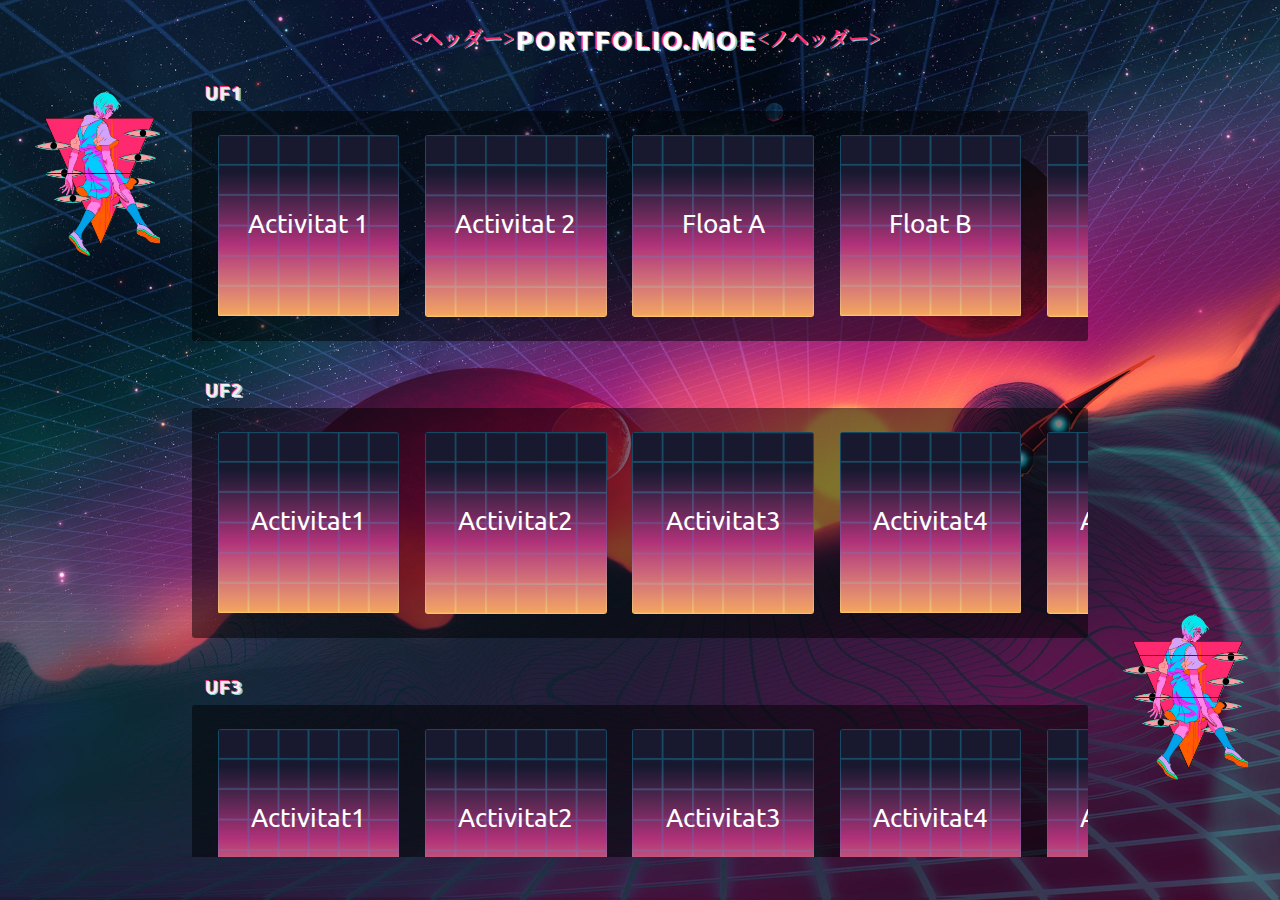
<file: index.html>
<!DOCTYPE html>
<html lang="ca" dir="ltr">
<head>
  <meta charset="UTF-8">
  <meta name="viewport" content="width=device-width, initial-scale=1.0">
  <meta http-equiv="X-UA-Compatible" content="ie=edge">
  <!-- Webapp -->
  <!-- Webapp -->
  <meta author="Frank Moyano">
  <link rel="stylesheet" href="css/desktop.css">
  <link rel="stylesheet" href="css/mobile.css">
  <!-- Icono -->
  <link rel="shortcut icon" type="image/x-icon" href="img/icon.png">
  <link rel="icon" sizes="192x192" href="img/icon.png">
  <link rel="icon" sizes="512x512" href="img/icon.png">
  <link rel="aplle-touvh-icon" href="img/icon.png">
  <!-- Icono -->
  <link rel="shortcut icon" href="img/icon.png">
  <link href="https://fonts.googleapis.com/css2?family=Noto+Serif+JP:wght@500&display=swap" rel="stylesheet">
  <link href="https://fonts.googleapis.com/css2?family=Ubuntu:wght@500&display=swap" rel="stylesheet">
  <title>Portfolio</title>
</head>
<body>
  <div class="header">
    <p class="pheader"><ヘッダー></p> <h1>PORTFOLIO.MOE</h1> <p class="pheader dos"><ノヘッダー></p>
  </div>
    <div class="lateral left">
      <div class="flip left1"></div>
      <div class="flip left2"></div>
      <div class="flip left3"></div>
      <div class="flip left4"></div>
    </div>
  <div class="center">
    <nav>
      <ul class="Activitats">
        <div class="header" id="ufheader"><h2>UF1</h2></div>
        <li class="uf uf1">
          <ul class="interior">
            <a target="_blank" href="UF1/MP08UF1001/index.html">
              <li class="practica"><p class="activitext">Activitat 1</p></li>
            </a>
            <a target="_blank" href="UF1/MP08UF1002/index.html">
              <li class="practica"><p class="activitext">Activitat 2</p></li>
            </a>
            <a target="_blank" href="UF1/MP08UF1002_FloatA/index.html">
              <li class="practica"><p class="activitext">Float A</p></li>
            </a>
            <a target="_blank" href="UF1/MP08UF1002_FloatB/index.html">
              <li class="practica"><p class="activitext">Float B</p></li>
            </a>
            <a target="_blank" href="UF1/MP08UF1002_FloatC/index.html">
              <li class="practica"><p class="activitext">Float C</p></li>
            </a>
            <a target="_blank" href="UF1/MP08UF1003/index.html">
              <li class="practica"><p class="activitext">Activitat 3</p></li>
            </a>
            <a target="_blank" href="UF1/MP08UF1004/index.html">
              <li class="practica"><p class="activitext">Activitat 4</p></li>
            </a>
            <a target="_blank" href="UF1/MP08UF1005/index.html">
              <li class="practica"><p class="activitext">Activitat 5</p></li>
            </a>
            <a target="_blank" href="UF1/MP08UF1006/index.html">
              <li class="practica"><p class="activitext">Activitat 6</p></li>
            </a>
            <a target="_blank" href="UF1/MP08UF1007/index.html">
              <li class="practica"><p class="activitext">Activitat 7</p></li>
            </a>
          </ul>
        </li>

        <div class="header" id="ufheader"><h2>UF2</h2></div>
        <li class="uf uf2">
          <ul class="interior">
            <a target="_blank" href="UF2/MP08UF2001/index.html">
              <li class="practica"><p class="activitext">Activitat1</p></li>
            </a>
            <a target="_blank" href="UF2/MP08UF2002/index.html">
              <li class="practica"><p class="activitext">Activitat2</p></li>
            </a>
            <a target="_blank" href="UF2/MP08UF2003/index.html">
              <li class="practica"><p class="activitext">Activitat3</p></li>
            </a>
            <a target="_blank" href="UF2/MP08UF2004/index.html">
              <li class="practica"><p class="activitext">Activitat4</p></li>
            </a>
            <a target="_blank" href="UF2/MP08UF2005/index.html">
              <li class="practica"><p class="activitext">Activitat5</p></li>
            </a>
            <a target="_blank" href="UF2/MP08UF2006/index.html">
              <li class="practica"><p class="activitext">Activitat6</p></li>
            </a>
            <a target="_blank" href="UF2/MP08UF2007/index.html">
              <li class="practica"><p class="activitext">Activitat7</p></li>
            </a>
          </ul>
        </li>

        <div class="header" id="ufheader"><h2>UF3</h2></div>
        <li class="uf uf3">
          <ul class="interior">
            <a target="_blank" href="UF3/MP08UF3001/index.html">
              <li class="practica"><p class="activitext">Activitat1</p></li>
            </a>
            <a target="_blank" href="UF3/MP08UF3002/index.html">
              <li class="practica"><p class="activitext">Activitat2</p></li>
            </a>
            <a target="_blank" href="UF1/MP08UF3003/index.html">
              <li class="practica"><p class="activitext">Activitat3</p></li>
            </a>
            <a target="_blank" href="UF3/MP08UF3004/index.html">
              <li class="practica"><p class="activitext">Activitat4</p></li>
            </a>
            <a target="_blank" href="UF3/MP08UF3005/index.html">
              <li class="practica"><p class="activitext">Activitat5</p></li>
            </a>
            <a target="_blank" href="UF3/MP08UF3006/index.html">
              <li class="practica"><p class="activitext">Activitat6</p></li>
            </a>
            <a target="_blank" href="UF3/MP08UF3007/index.html">
              <li class="practica"><p class="activitext">Activitat7</p></li>
            </a>
          </ul>
        </li>

        <div class="header" id="ufheader"><h2>UF4</h2></div>
        <li class="uf uf4">
          <ul class="interior">
            <a target="_blank" href="UF4/MP08UF4001/index.html">
              <li class="practica"><p class="activitext">Activitat1</p></li>
            </a>
            <a target="_blank" href="UF4/MP08UF4002/index.html">
              <li class="practica"><p class="activitext">Activitat2</p></li>
            </a>
            <a target="_blank" href="UF4/MP08UF4003/index.html">
              <li class="practica"><p class="activitext">Activitat3</p></li>
            </a>
            <a target="_blank" href="UF4/MP08UF4004/index.html">
              <li class="practica"><p class="activitext">Activitat4</p></li>
            </a>
            <a target="_blank" href="UF4/MP08UF4005/index.html">
              <li class="practica"><p class="activitext">Activitat5</p></li>
            </a>
            <a target="_blank" href="UF4/MP08UF4006/index.html">
              <li class="practica"><p class="activitext">Activitat6</p></li>
            </a>
            <a target="_blank" href="UF4/MP08UF4007/index.html">
              <li class="practica"><p class="activitext">Activitat7</p></li></a>
          </ul>
        </li>

      </ul>
    </nav>
  </div>
  <div class="lateral right">
    <div class="flip right1"></div>
    <div class="flip right2"></div>
    <div class="flip right3"></div>
    <div class="flip right4"></div>
  </div>
</body>
</html>
</file>
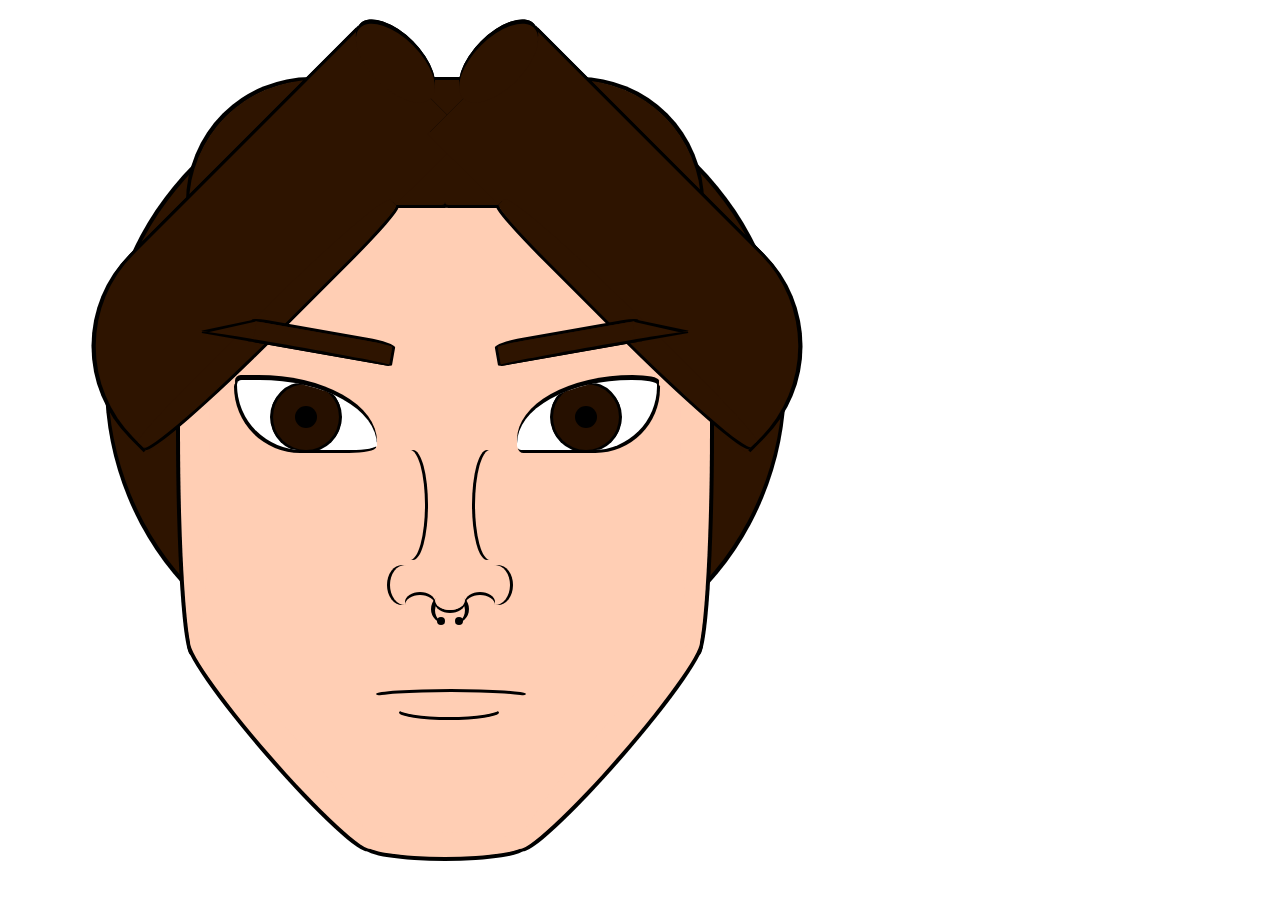
<file: retrat/index.html>
<!DOCTYPE html>
<html lang="ca">
<head>
  <meta charset="UTF-8">
  <meta name="viewport" content="width=device-width, initial-scale=1.0">
  <meta http-equiv="X-UA-Compatible" content="ie=edge">
  <title>Autoretrat</title>
  <meta author= "Frank Moyano">
  <link rel="stylesheet" href="css/style.css">
</head>


<body>

<div class="contenedor">

  <div class="peloatras">

  <div class="cara"></div>

    <div class="secciones">

      <div class="seccionpelo">
        <div class="centropelo1">
          <div class="mechon"></div>
        </div>
        <div class="centropelo2">
          <div class="mechon2"></div>
        </div>
        </div>
      </div>

      <div class="seccioncejas">
        <div class="cejas">
          <div class="contornoceja1">
          <a href="https://www.youtube.com/watch?v=dQw4w9WgXcQ&t" target="_blank"><div class="ceja1"></div></a>
          </div>
        </div>
        <div class="cejas">
          <div class="contornoceja2">
          <a href="https://www.youtube.com/watch?v=dQw4w9WgXcQ&t" target="_blank"><div class="ceja2"></div></a>
          </div>
        </div>
      </div>

      <div class="seccionojos">
        <a href="https://www.youtube.com/watch?v=dQw4w9WgXcQ&t" target="_blank"><div class="ojo1"></a>
          <a href="https://www.youtube.com/watch?v=dQw4w9WgXcQ&t" target="_blank"><div class="iris"></a>
            <a href="https://www.youtube.com/watch?v=dQw4w9WgXcQ&t" target="_blank"><div class="pupila"></div></a>
          </div>
        </div>
        <div class="ojo2"></div>
        <a href="https://www.youtube.com/watch?v=dQw4w9WgXcQ&t" target="_blank"><div class="ojo3"></a>
          <a href="https://www.youtube.com/watch?v=dQw4w9WgXcQ&t" target="_blank"><div class="iris"></a>
            <a href="https://www.youtube.com/watch?v=dQw4w9WgXcQ&t" target="_blank"><div class="pupila"></div></a>
          </div>
        </div>
      </div>

      <div class="seccionnariz">
        <div class="nariz">
         <div class="lunaun"></div>
         <div class="lunados"></div>
         <div class="lunatres"></div>
         <div class="lunaquatre"></div>
         <div class="lunacinc"></div>
         <div class="lunasis"></div>
         <div class="lunaset"></div>
       </div>
      </div>

      <div class="seccionboca">
        <div class="boca">
          <a href="https://www.youtube.com/watch?v=dQw4w9WgXcQ&t" target="_blank"><div class="labiosuperior"></div></a>
          <div class="labioinferior"></div>
        </div>
        <div class="barbilla"></div>
      </div>
    </div>

  </div>
  </div>
</div>
</body>
</html>
</file>
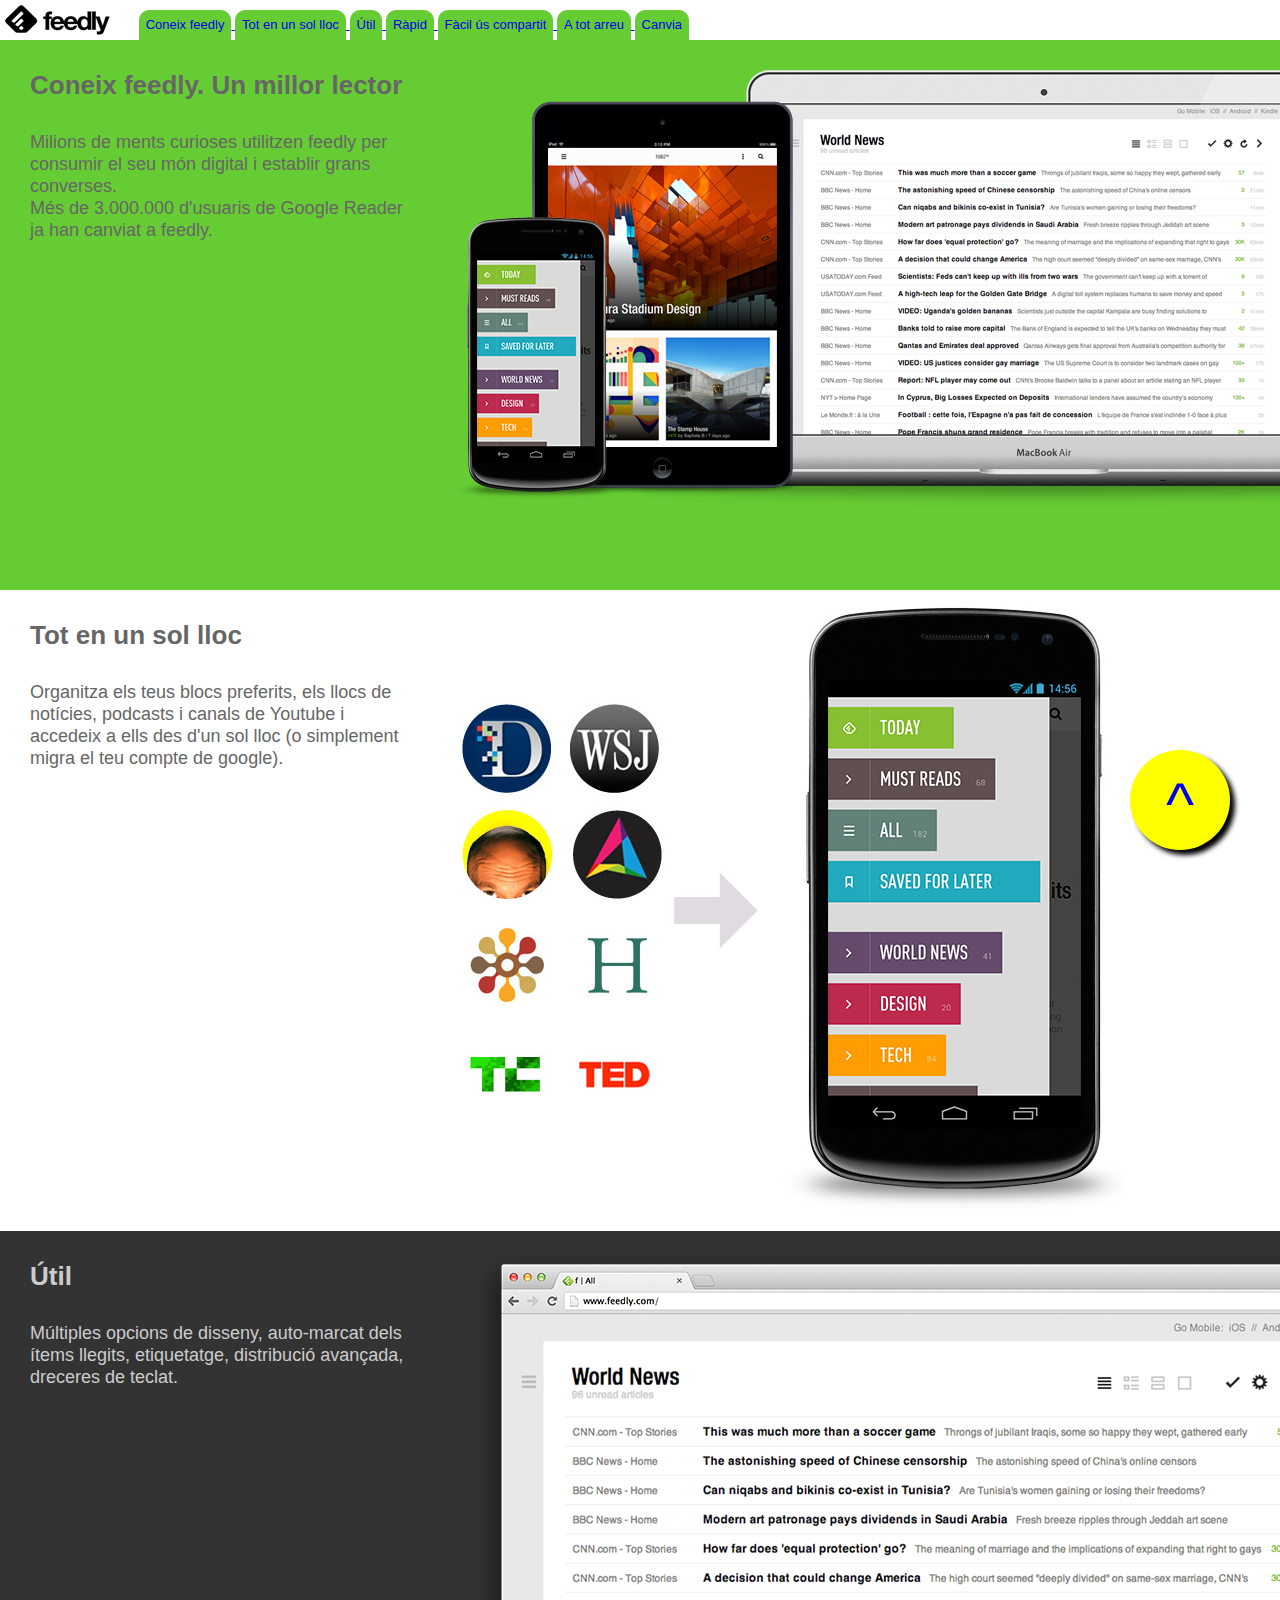
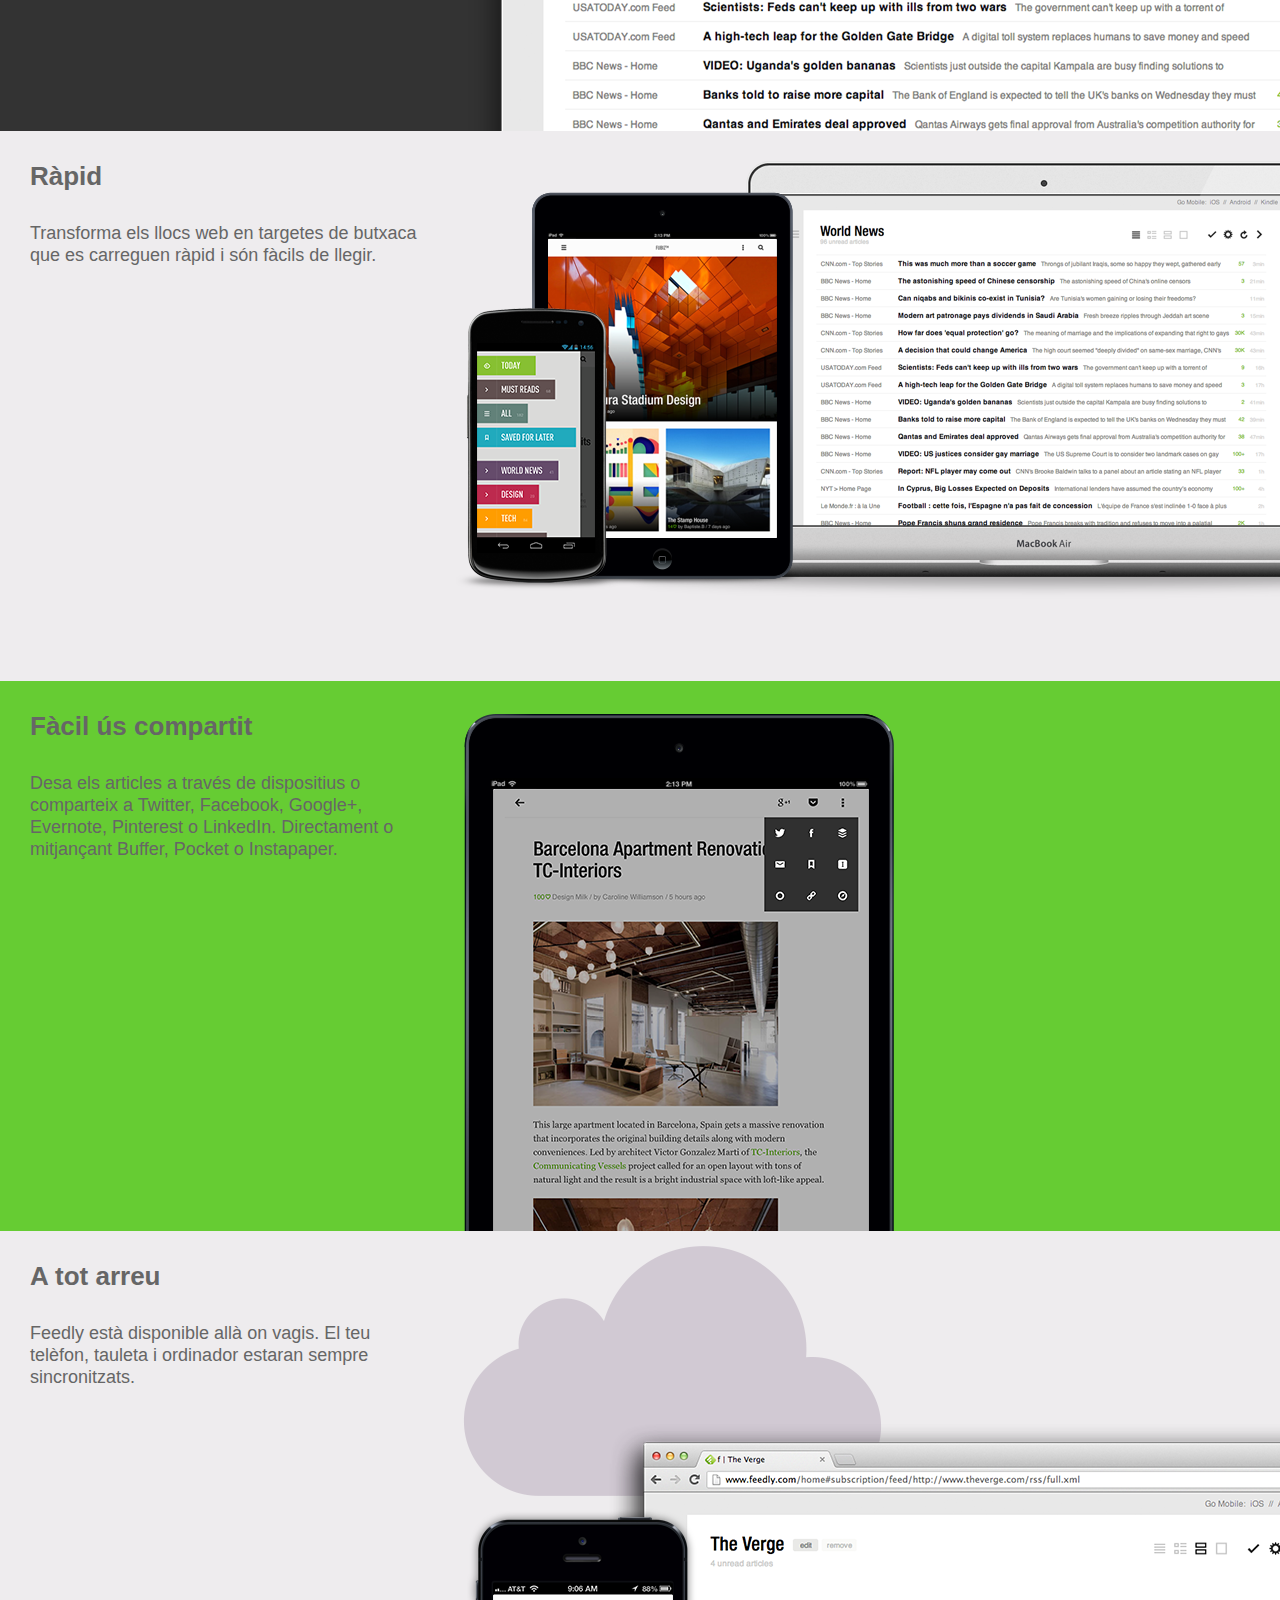
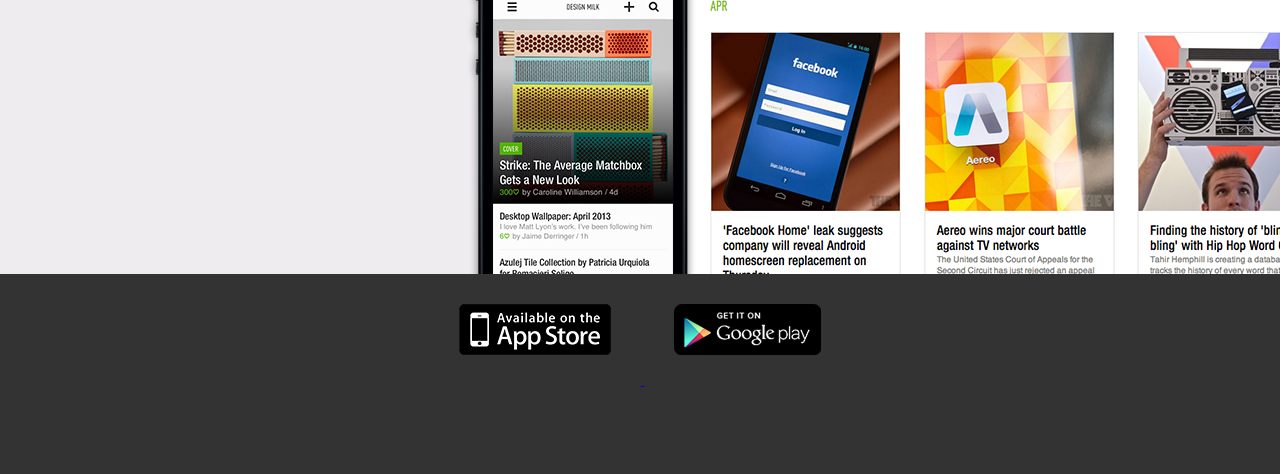
<file: UF1/MP08UF1002/index.html>
<!DOCTYPE html>
<html lang="ca" dir="ltr">

<head>
  <meta charset="utf-8">
  <meta name="viewport" content="width=device-width, initial-scale=1.0">
  <meta author="Frank Moyano">
  <title>Feedly</title>
  <link rel="stylesheet" href="css/estils.css">
</head>

<body>

  <div class="blanca" id="menu">
    <a href="https://feedly.com"><img class="logo" src="img/feedly-logo-small-black.png"></a>
    <ul>
      <a href="#coneix">
        <li>Coneix feedly</li>
      </a>
      <a href="#tot">
        <li>Tot en un sol lloc</li>
      </a>
      <a href="#util">
        <li>Útil</li>
      </a>
      <a href="#rapid">
        <li>Ràpid</li>
      </a>
      <a href="#facil">
        <li>Fàcil ús compartit</li>
      </a>
      <a href="#arreu">
        <li>A tot arreu</li>
      </a>
      <a href="descarrega">
        <li>Canvia</li>
      </a>
    </ul>
  </div>

  <div class="verd" id="coneix">
    <h1>
      Coneix feedly. Un millor lector
    </h1>
    <p>
      Milions de ments curioses utilitzen feedly per consumir el seu món digital i establir grans converses.
    <p> Més de 3.000.000 d'usuaris de Google Reader ja han canviat a feedly.</p>
    </p>
  </div>

  <div class="blanca" id="tot">
    <h1>
      Tot en un sol lloc
    </h1>
    <p>
      Organitza els teus blocs preferits, els llocs de notícies, podcasts i canals de Youtube i accedeix a ells des d'un sol lloc (o simplement migra el teu compte de google).
    </p>
  </div>

  <div class="negre" id="util">
    <h1 class="color2">
      Útil
    </h1>
    <p class="color2">
      Múltiples opcions de disseny, auto-marcat dels ítems llegits, etiquetatge, distribució avançada, dreceres de teclat.
    </p>
  </div>

  <div class="gris" id="rapid">
    <h1>
      Ràpid
    </h1>
    <p>
      Transforma els llocs web en targetes de butxaca que es carreguen ràpid i són fàcils de llegir.
    </p>
  </div>

  <div class="verd" id="facil">
    <h1>
      Fàcil ús compartit
    </h1>
    <p>
      Desa els articles a través de dispositius o comparteix a Twitter, Facebook, Google+, Evernote, Pinterest o LinkedIn. Directament o mitjançant Buffer, Pocket o Instapaper.
    </p>
  </div>

  <div class="gris" id="arreu">
    <h1>
      A tot arreu
    </h1>
    <p>
      Feedly està disponible allà on vagis. El teu telèfon, tauleta i ordinador estaran sempre sincronitzats.
    </p>
  </div>

  <div class="negre" id="descarrega">
    <a href="https://apps.apple.com/es/app/feedly-smart-news-reader/id396069556" target="_blank">
      <img src="img/appstore.png">
    </a>
    <a href="https://play.google.com/store/apps/details?id=com.devhd.feedly&hl=ca&gl=US" target="_blank">
      <img src="img/googleplay.png">
    </a>
  </div>

  <a href="#menu"><div class="torna">
    ^
  </div></a>
</body>

</html>
</file>
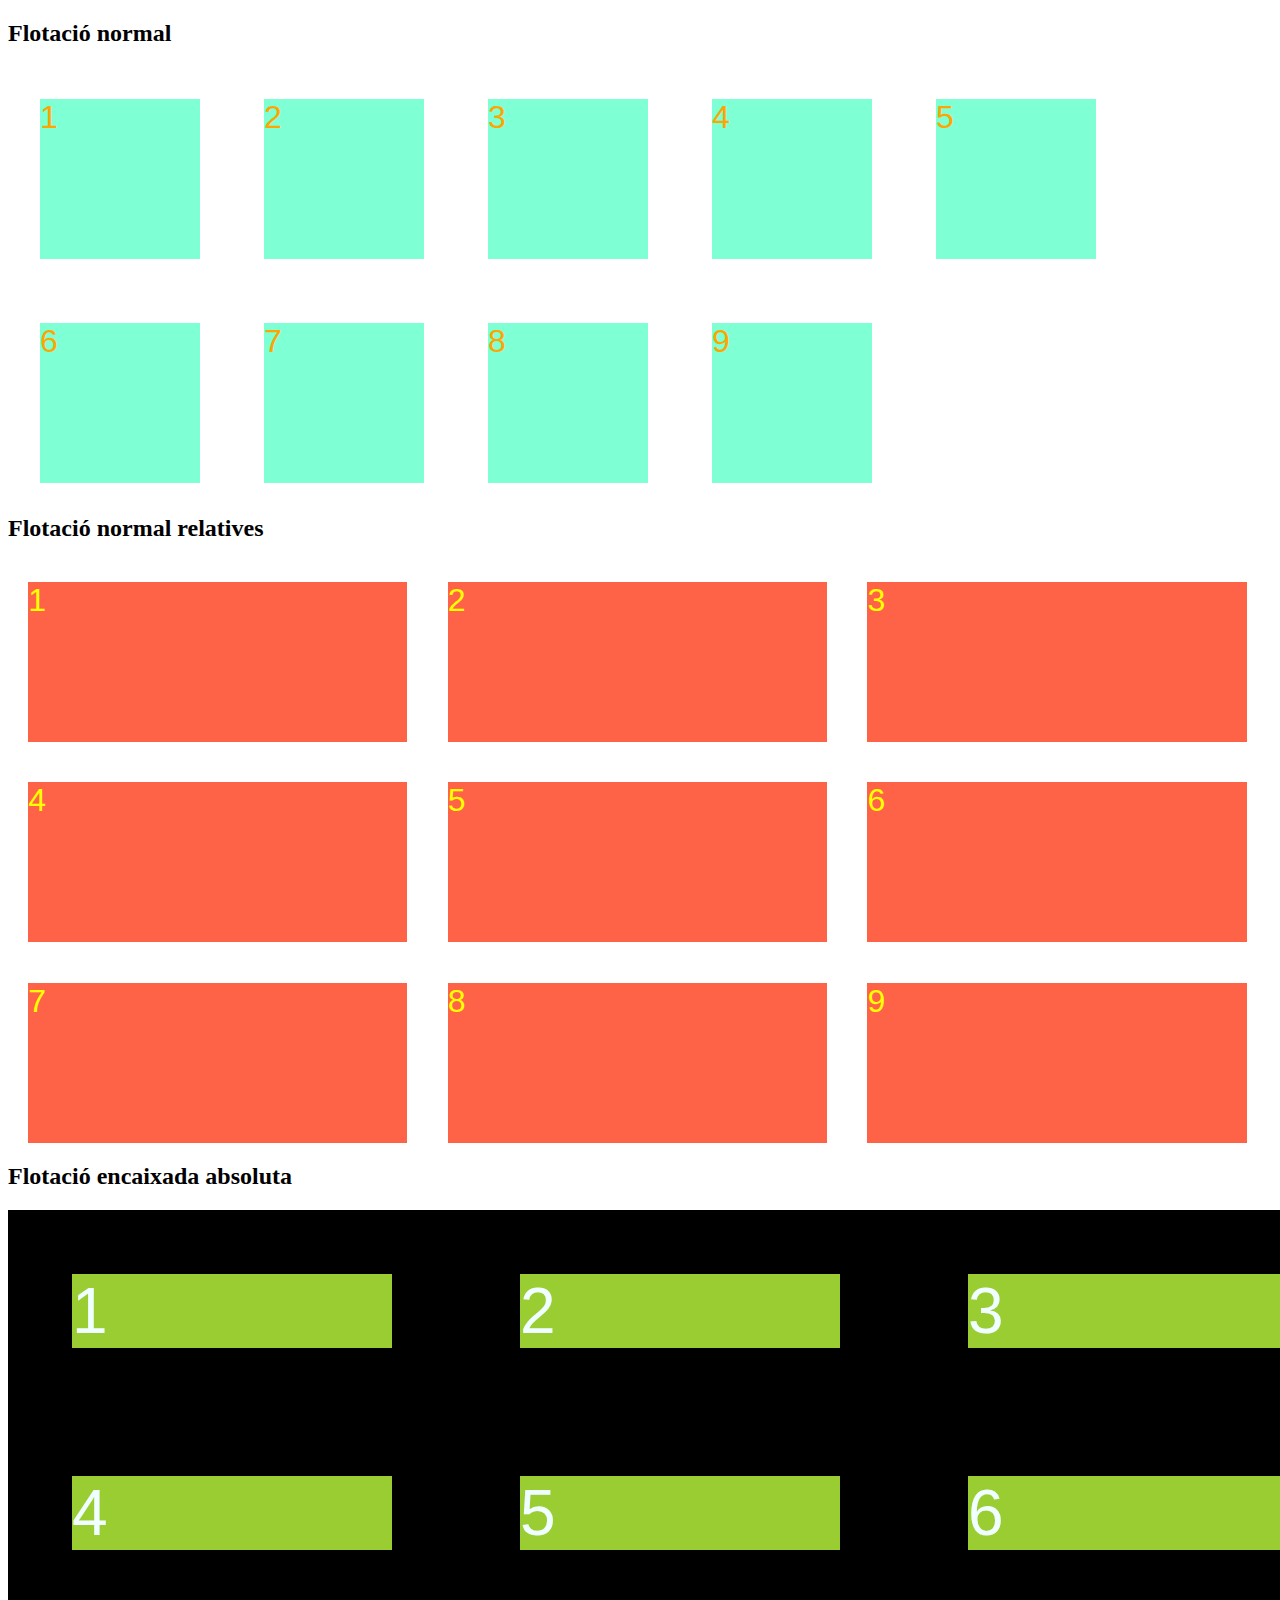
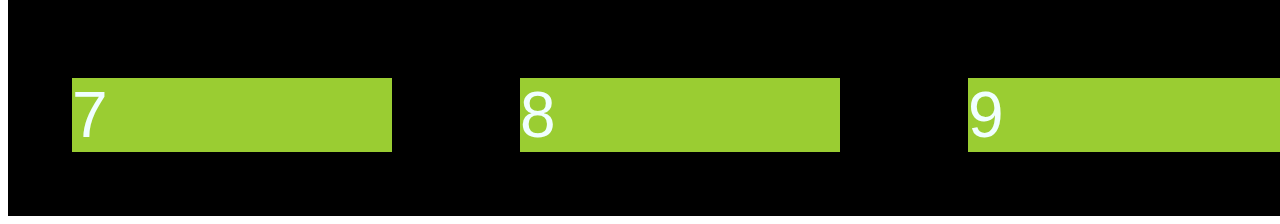
<file: UF1/MP08UF1002_FloatB/index.html>
<!DOCTYPE html>
<html lang=ca dir="ltr">

<head>
  <meta charset="utf-8">
  <meta name="viewport" content="width=device-width, initial-scale=1.0">
  <meta author="Frank Moyano">
  <title></title>
  <link rel="stylesheet" href="css/styles.css">
</head>

<body>
  <h2>Flotació normal</h2>

  <div class="primer">1</div>
  <div class="primer">2</div>
  <div class="primer">3</div>
  <div class="primer">4</div>
  <div class="primer">5</div>
  <div class="primer">6</div>
  <div class="primer">7</div>
  <div class="primer">8</div>
  <div class="primer">9</div>

  <h2>Flotació normal relatives</h2>

  <div class="segon">1</div>
  <div class="segon">2</div>
  <div class="segon">3</div>
  <div class="segon">4</div>
  <div class="segon">5</div>
  <div class="segon">6</div>
  <div class="segon">7</div>
  <div class="segon">8</div>
  <div class="segon">9</div>

  <h2>Flotació encaixada absoluta</h2>
  <div class="contenidor">
    <div class="tercer">1</div>
    <div class="tercer">2</div>
    <div class="tercer">3</div>
    <div class="tercer">4</div>
    <div class="tercer">5</div>
    <div class="tercer">6</div>
    <div class="tercer">7</div>
    <div class="tercer">8</div>
    <div class="tercer">9</div>
  </div>
</body>

</html>
</file>
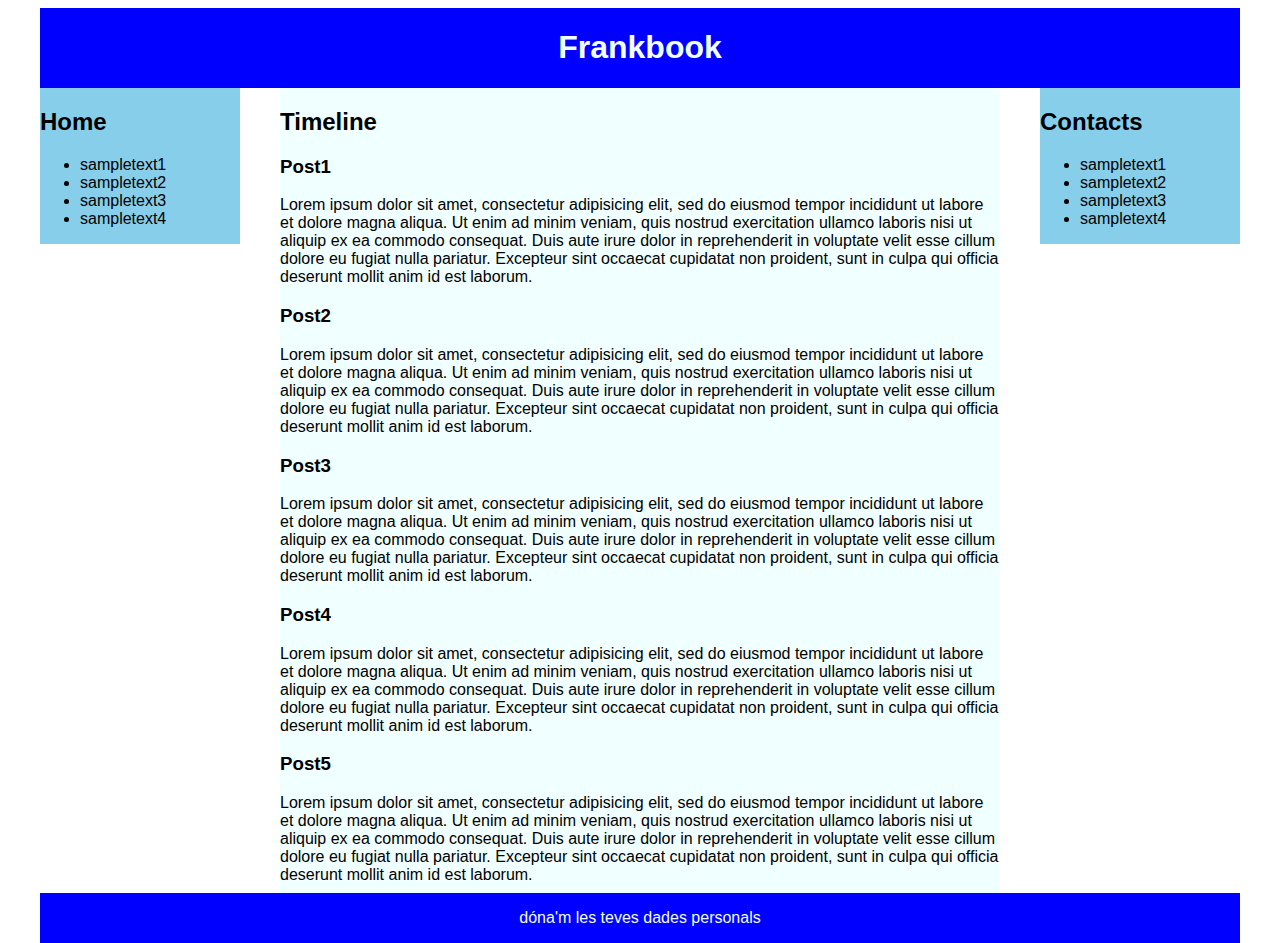
<file: UF1/MP08UF1002_FloatC/index.html>
<!DOCTYPE html>
<html lang="ca" dir="ltr">

<head>
  <meta charset="utf-8">
  <meta name="viewport" content="width=device-width, initial-scale=1.0">
  <meta author="Frank Moyano">
  <title>Frank's blog</title>
  <link rel="stylesheet" href="css/styles.css">
</head>

<body>
  <div class="container">

    <div class="title">
      <h1>Frankbook</h1>
    </div>

    <div class="home">
      <h2>Home</h2>
      <ul>
        <li>sampletext1</li>
        <li>sampletext2</li>
        <li>sampletext3</li>
        <li>sampletext4</li>
      </ul>
    </div>

    <div class="timeline">
      <h2>Timeline</h2>

      <h3>Post1</h3>
      <p>
        Lorem ipsum dolor sit amet, consectetur adipisicing elit, sed do eiusmod tempor incididunt ut labore et dolore magna aliqua. Ut enim ad minim veniam, quis nostrud exercitation ullamco laboris nisi ut aliquip ex ea commodo consequat. Duis aute
        irure dolor in reprehenderit in voluptate velit esse cillum dolore eu fugiat nulla pariatur. Excepteur sint occaecat cupidatat non proident, sunt in culpa qui officia deserunt mollit anim id est laborum.
      </p>

      <h3>Post2</h3>
      <p>
        Lorem ipsum dolor sit amet, consectetur adipisicing elit, sed do eiusmod tempor incididunt ut labore et dolore magna aliqua. Ut enim ad minim veniam, quis nostrud exercitation ullamco laboris nisi ut aliquip ex ea commodo consequat. Duis aute
        irure dolor in reprehenderit in voluptate velit esse cillum dolore eu fugiat nulla pariatur. Excepteur sint occaecat cupidatat non proident, sunt in culpa qui officia deserunt mollit anim id est laborum.
      </p>

      <h3>Post3</h3>
      <p>
        Lorem ipsum dolor sit amet, consectetur adipisicing elit, sed do eiusmod tempor incididunt ut labore et dolore magna aliqua. Ut enim ad minim veniam, quis nostrud exercitation ullamco laboris nisi ut aliquip ex ea commodo consequat. Duis aute
        irure dolor in reprehenderit in voluptate velit esse cillum dolore eu fugiat nulla pariatur. Excepteur sint occaecat cupidatat non proident, sunt in culpa qui officia deserunt mollit anim id est laborum.
      </p>

      <h3>Post4</h3>
      <p>
        Lorem ipsum dolor sit amet, consectetur adipisicing elit, sed do eiusmod tempor incididunt ut labore et dolore magna aliqua. Ut enim ad minim veniam, quis nostrud exercitation ullamco laboris nisi ut aliquip ex ea commodo consequat. Duis aute
        irure dolor in reprehenderit in voluptate velit esse cillum dolore eu fugiat nulla pariatur. Excepteur sint occaecat cupidatat non proident, sunt in culpa qui officia deserunt mollit anim id est laborum.
      </p>

      <h3>Post5</h3>
      <p>
        Lorem ipsum dolor sit amet, consectetur adipisicing elit, sed do eiusmod tempor incididunt ut labore et dolore magna aliqua. Ut enim ad minim veniam, quis nostrud exercitation ullamco laboris nisi ut aliquip ex ea commodo consequat. Duis aute
        irure dolor in reprehenderit in voluptate velit esse cillum dolore eu fugiat nulla pariatur. Excepteur sint occaecat cupidatat non proident, sunt in culpa qui officia deserunt mollit anim id est laborum.
      </p>

      <h3>Post6</h3>
      <p>
        Lorem ipsum dolor sit amet, consectetur adipisicing elit, sed do eiusmod tempor incididunt ut labore et dolore magna aliqua. Ut enim ad minim veniam, quis nostrud exercitation ullamco laboris nisi ut aliquip ex ea commodo consequat. Duis aute
        irure dolor in reprehenderit in voluptate velit esse cillum dolore eu fugiat nulla pariatur. Excepteur sint occaecat cupidatat non proident, sunt in culpa qui officia deserunt mollit anim id est laborum.
      </p>

      <h3>Post7</h3>
      <p>
        Lorem ipsum dolor sit amet, consectetur adipisicing elit, sed do eiusmod tempor incididunt ut labore et dolore magna aliqua. Ut enim ad minim veniam, quis nostrud exercitation ullamco laboris nisi ut aliquip ex ea commodo consequat. Duis aute
        irure dolor in reprehenderit in voluptate velit esse cillum dolore eu fugiat nulla pariatur. Excepteur sint occaecat cupidatat non proident, sunt in culpa qui officia deserunt mollit anim id est laborum.
      </p>

      <h3>Post8</h3>
      <p>
        Lorem ipsum dolor sit amet, consectetur adipisicing elit, sed do eiusmod tempor incididunt ut labore et dolore magna aliqua. Ut enim ad minim veniam, quis nostrud exercitation ullamco laboris nisi ut aliquip ex ea commodo consequat. Duis aute
        irure dolor in reprehenderit in voluptate velit esse cillum dolore eu fugiat nulla pariatur. Excepteur sint occaecat cupidatat non proident, sunt in culpa qui officia deserunt mollit anim id est laborum.
      </p>

      <h3>Post9</h3>
      <p>
        Lorem ipsum dolor sit amet, consectetur adipisicing elit, sed do eiusmod tempor incididunt ut labore et dolore magna aliqua. Ut enim ad minim veniam, quis nostrud exercitation ullamco laboris nisi ut aliquip ex ea commodo consequat. Duis aute
        irure dolor in reprehenderit in voluptate velit esse cillum dolore eu fugiat nulla pariatur. Excepteur sint occaecat cupidatat non proident, sunt in culpa qui officia deserunt mollit anim id est laborum.
      </p>

      <h3>Post10</h3>
      <p>
        Lorem ipsum dolor sit amet, consectetur adipisicing elit, sed do eiusmod tempor incididunt ut labore et dolore magna aliqua. Ut enim ad minim veniam, quis nostrud exercitation ullamco laboris nisi ut aliquip ex ea commodo consequat. Duis aute
        irure dolor in reprehenderit in voluptate velit esse cillum dolore eu fugiat nulla pariatur. Excepteur sint occaecat cupidatat non proident, sunt in culpa qui officia deserunt mollit anim id est laborum.
      </p>
    </div>

    <div class="contacts">
      <h2>Contacts</h2>
      <ul>
        <li>sampletext1</li>
        <li>sampletext2</li>
        <li>sampletext3</li>
        <li>sampletext4</li>
      </ul>
    </div>
    <div class="bottom">
      <p>dóna'm les teves dades personals</p>
    </div>
</body>

</html>
</file>
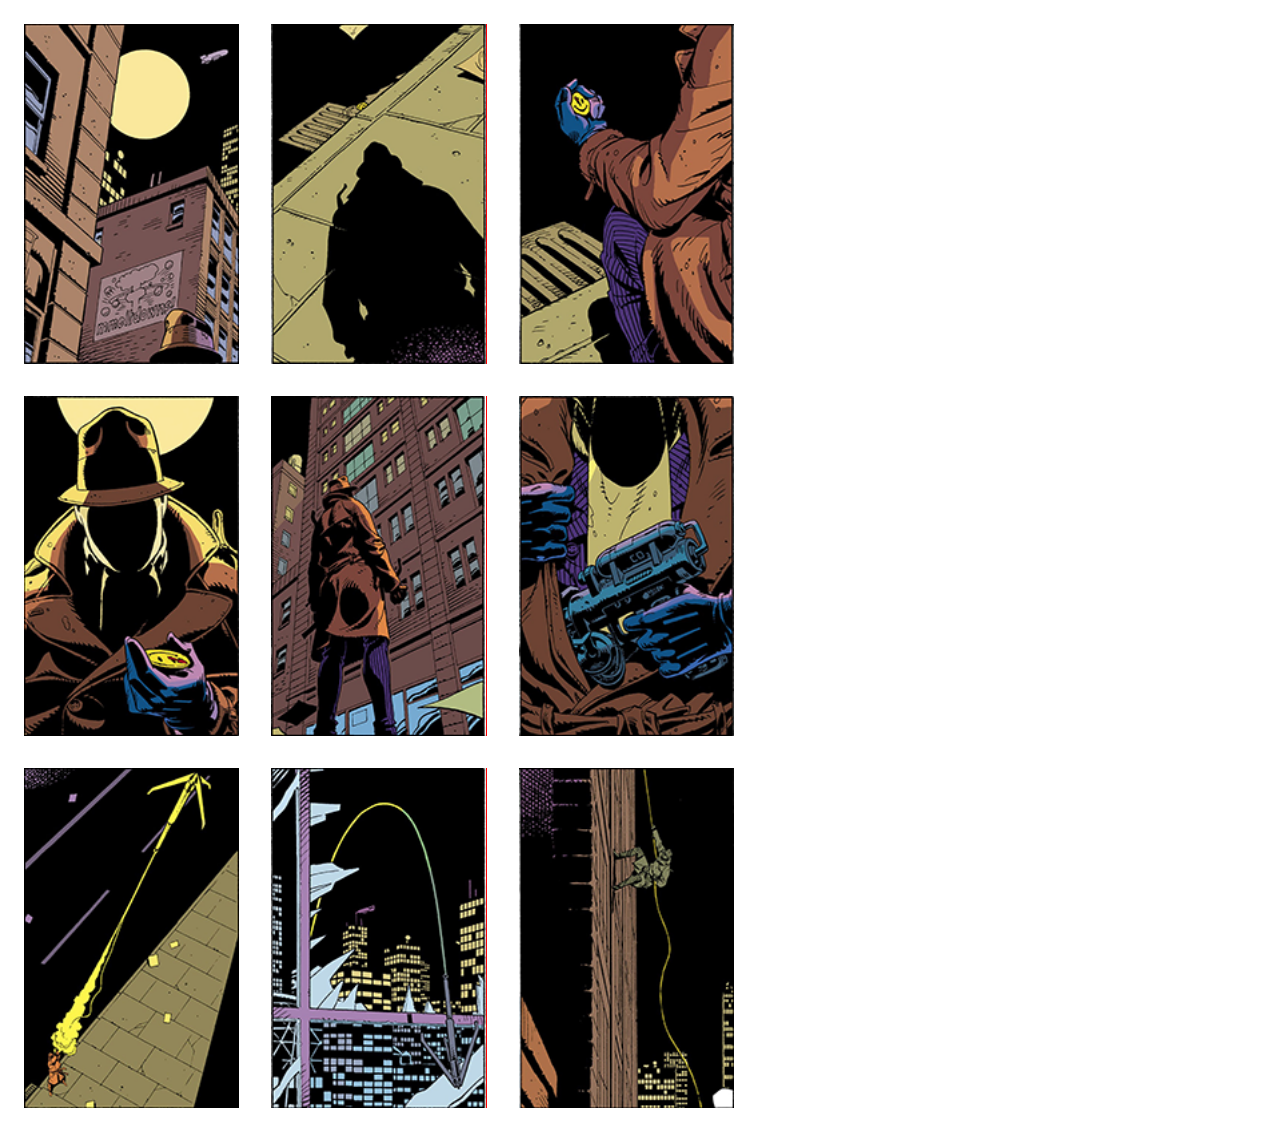
<file: UF1/MP08UF1003/index.html>
<!DOCTYPE html>
<html lang="ca">
<head>
  <meta charset="UTF-8">
  <meta name="viewport" content="width=device-width, initial-scale=1.0">
  <meta http-equiv="X-UA-Compatible" content="ie=edge">
  <meta author="Frank Moyano">
  <link rel="stylesheet" href="css/screen.css" media="screen">
  <link rel="stylesheet" href="css/print.css" media="print">
  <title>comic</title>
</head>
<body>
  <div class="vinyeta" id="primera">

  </div>

  <div class="vinyeta" id="segona">

  </div>

  <div class="vinyeta" id="tercera">

  </div>

  <div class="vinyeta" id="quarta">

  </div>

  <div class="vinyeta" id="cinquena">

  </div>

  <div class="vinyeta" id="sisena">

  </div>
  <div class="vinyeta" id="setena">

  </div>

  <div class="vinyeta" id="vuitena">

  </div>

  <div class="vinyeta" id="novena">

  </div>

</body>
</html>
</file>
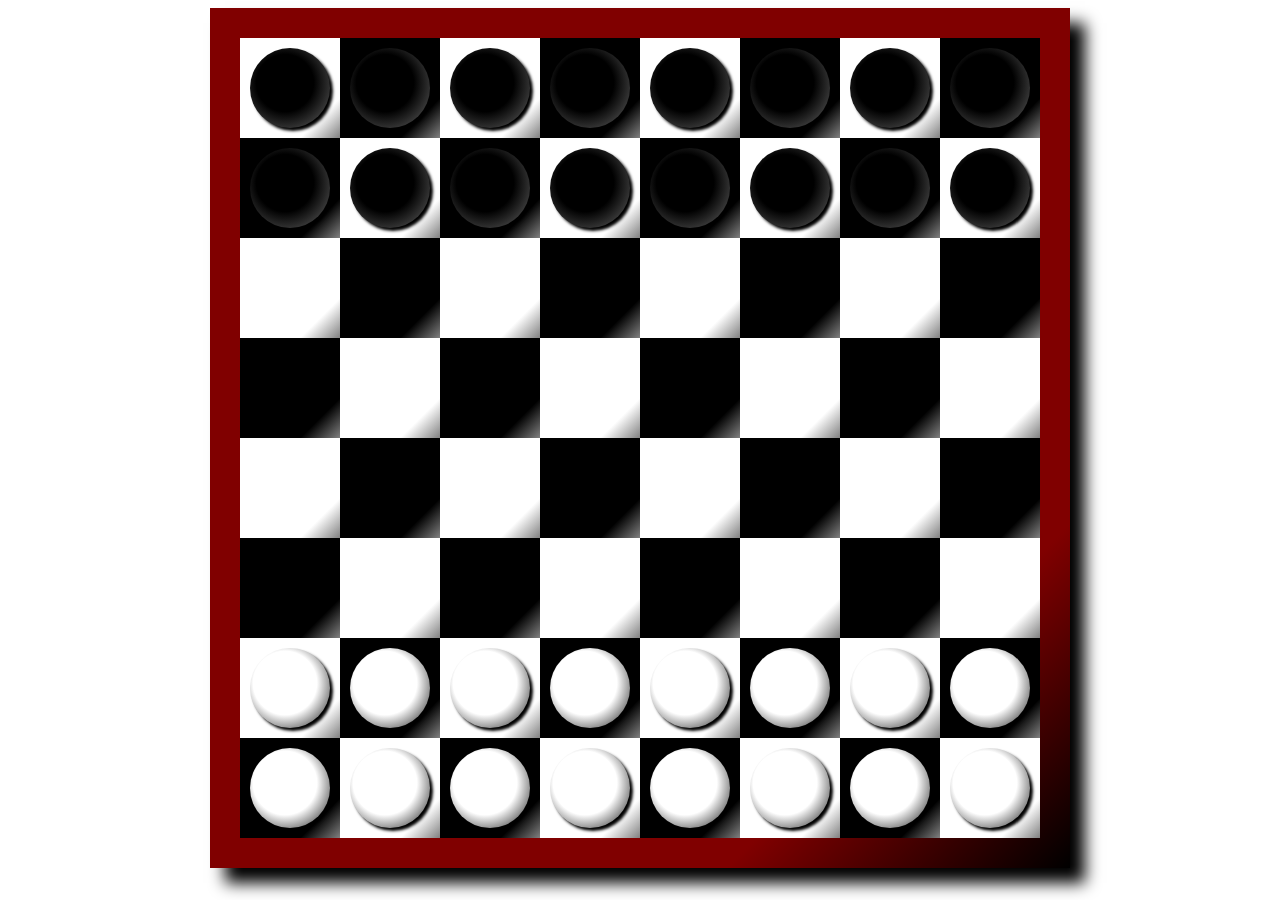
<file: UF1/MP08UF1004/index.html>
<!DOCTYPE html>
<html lang=ca dir="ltr">

<head>
  <meta charset="utf-8">
  <meta name="viewport" content="width=device-width, initial-scale=1.0">
  <meta author="Frank Moyano">
  <link rel="stylesheet" href="css/styles.css">
  <title>Escacs</title>
</head>

<body>

  <div class="taulell">

    <div class="filera">
      <div class="casella"><b></b></div>
      <div class="casella"><b></b></div>
      <div class="casella"><b></b></div>
      <div class="casella"><b></b></div>
      <div class="casella"><b></b></div>
      <div class="casella"><b></b></div>
      <div class="casella"><b></b></div>
      <div class="casella"><b></b></div>
    </div>

    <div class="filera">
      <div class="casella"><b></b></div>
      <div class="casella"><b></b></div>
      <div class="casella"><b></b></div>
      <div class="casella"><b></b></div>
      <div class="casella"><b></b></div>
      <div class="casella"><b></b></div>
      <div class="casella"><b></b></div>
      <div class="casella"><b></b></div>
    </div>

    <div class="filera">
      <div class="casella"><b></b></div>
      <div class="casella"><b></b></div>
      <div class="casella"><b></b></div>
      <div class="casella"><b></b></div>
      <div class="casella"><b></b></div>
      <div class="casella"><b></b></div>
      <div class="casella"><b></b></div>
      <div class="casella"><b></b></div>
    </div>

    <div class="filera">
      <div class="casella"><b></b></div>
      <div class="casella"><b></b></div>
      <div class="casella"><b></b></div>
      <div class="casella"><b></b></div>
      <div class="casella"><b></b></div>
      <div class="casella"><b></b></div>
      <div class="casella"><b></b></div>
      <div class="casella"><b></b></div>
    </div>

    <div class="filera">
      <div class="casella"><b></b></div>
      <div class="casella"><b></b></div>
      <div class="casella"><b></b></div>
      <div class="casella"><b></b></div>
      <div class="casella"><b></b></div>
      <div class="casella"><b></b></div>
      <div class="casella"><b></b></div>
      <div class="casella"><b></b></div>
    </div>

    <div class="filera">
      <div class="casella"><b></b></div>
      <div class="casella"><b></b></div>
      <div class="casella"><b></b></div>
      <div class="casella"><b></b></div>
      <div class="casella"><b></b></div>
      <div class="casella"><b></b></div>
      <div class="casella"><b></b></div>
      <div class="casella"><b></b></div>
    </div>

    <div class="filera">
      <div class="casella"><b></b></div>
      <div class="casella"><b></b></div>
      <div class="casella"><b></b></div>
      <div class="casella"><b></b></div>
      <div class="casella"><b></b></div>
      <div class="casella"><b></b></div>
      <div class="casella"><b></b></div>
      <div class="casella"><b></b></div>
    </div>

    <div class="filera">
      <div class="casella"><b></b></div>
      <div class="casella"><b></b></div>
      <div class="casella"><b></b></div>
      <div class="casella"><b></b></div>
      <div class="casella"><b></b></div>
      <div class="casella"><b></b></div>
      <div class="casella"><b></b></div>
      <div class="casella"><b></b></div>
    </div>


  </div>

</body>

</html>
</file>
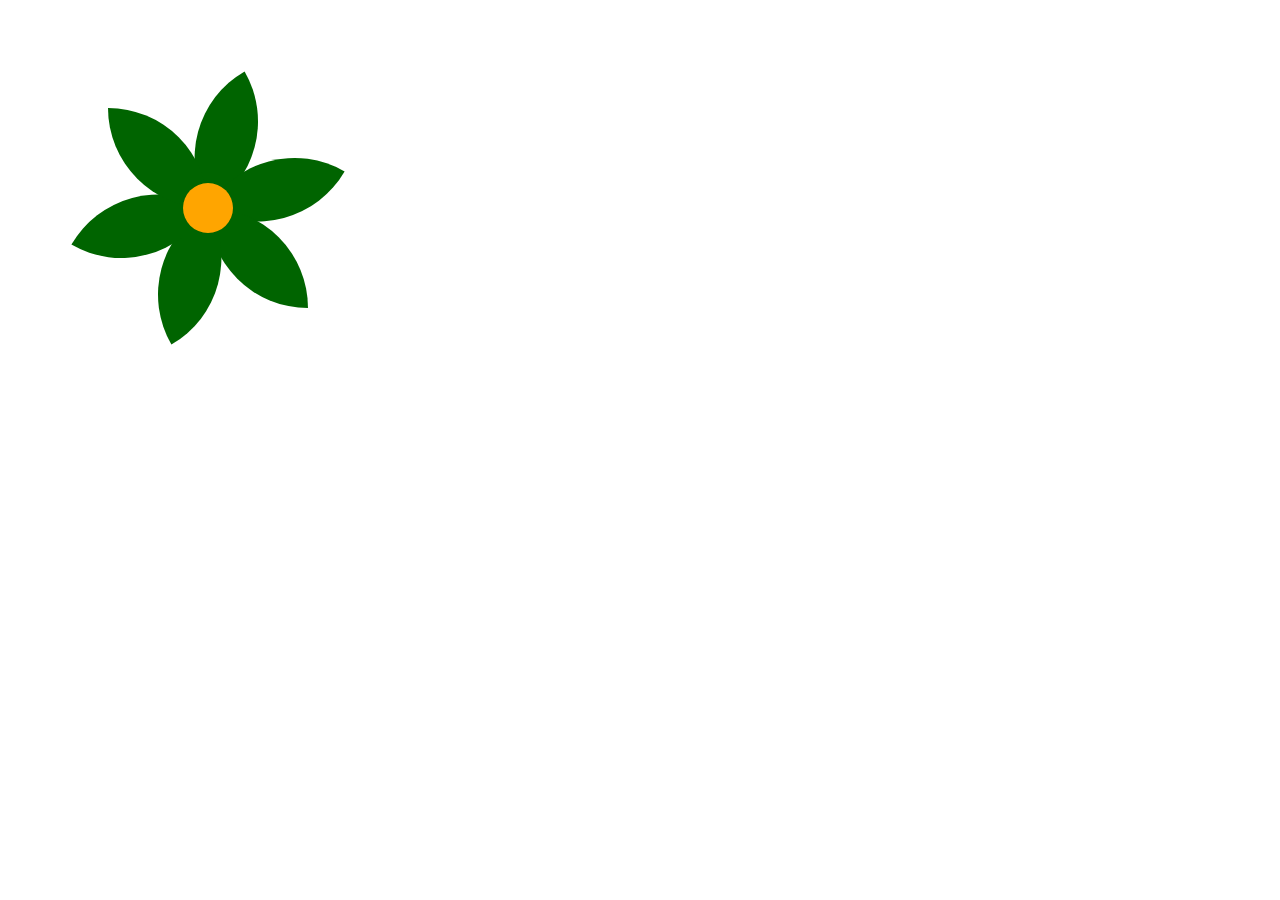
<file: UF1/MP08UF1006/index.html>
<!DOCTYPE html>
<html lang="ca" dir="ltr">
  <head>
    <meta charset="utf-8">
    <meta name="viewport" content="width=device-width, initial-scale=1.0">
    <title>floreta</title>

    <style media="screen">

    .flor {
    animation: 2.5s moviment linear infinite;
    transform-origin: 200px 200px;
    }
      .petal {
        height: 100px;
        width: 100px;
        background-color: darkgreen;
        border-radius: 0 100%;
        position: relative;
        transform-origin: right bottom;
        }
        .primer{
          top: 100px;
          left: 100px;
          transform: rotate(60deg);
        }
        .segon {
          top: 0;
          left: 100px;
          transform: rotate(120deg);
        }
        .tercer {
          top: -100px;
          left: 100px;
          transform: rotate(180deg);
        }
        .quart {
          top: -200px;
          left: 100px;
          transform: rotate(240deg);
        }
        .cinque {
          top: -300px;
          left: 100px;
          transform: rotate(300deg);
        }
        .sise {
          top: -400px;
          left: 100px;
          transform: rotate(360deg);
        }
        .cor {
          height: 50px;
          width: 50px;
          background-color: orange;
          border-radius: 50%;
          position: relative;
          top: -425px;
          left: 175px;
        }

        @keyframes moviment {
          from{
            transform: rotate(0deg);}
          to{
            transform: rotate(360deg);}
    </style>

  </head>
  <body>
  <div class="flor">
    <div class="petal primer"></div>
    <div class="petal segon"></div>
    <div class="petal tercer"></div>
    <div class="petal quart"></div>
    <div class="petal cinque"></div>
    <div class="petal sise"></div>
    <div class="cor"></div>
  </div>
  </body>
</html>
</file>
<file: css/desktop.css>
@media screen and (min-width:770px) {

/*GENERAL*/

* {
  padding: 0;
  margin: 0;
  overflow: hidden;
  font-family: 'Ubuntu', sans-serif;
}

*::-webkit-scrollbar {
  width: 0.4vw;
  height: 0.4vw;
}

*::-webkit-scrollbar-thumb {
    background: white;
    border-radius: 0.25vw;
}

body {
  background-image: url(../img/fondo.jpg);
  background-size: cover;
  background-attachment: fixed;
  height: 100vh;
  overflow: hidden;
}

/*GENERAL*/


/*TITULO*/

.header {
  width: 70%;
  height: 3vw;
  margin-left: 15%;
  margin-bottom: 0.5vw;
  margin-top: 1.5vw;
  animation: center 1.6s ease 0s infinite;
}


h1{
  font-size: 2vw;
  letter-spacing: 0.15vw;
  color: white;
  text-shadow: 0.11vw 0.11vw #87ceda,
  -0.11vw -0.11vw #ff2d6e;
  float: left;
  display: block;
  margin: 0;
  margin-top: 0.3vw;
  display: block;
  visibility: visible;
  animation: center 1.6s ease 0s infinite;
}

.pheader {
  font-family: 'Noto Serif JP', serif;
  font-size: 1.6vw;
  font-weight: bold;
  color: #ff2d6e;
  text-shadow: 0.08vw 0.08vw #87ceda;
  float: left;
  display: block;
  margin: 0.23vw 0.2vw 0 17vw;
  visibility: visible;
  animation: center 1.6s ease alternate 0s infinite;
}

.dos {
  margin-left: 0;
}

/*TITULO*/


/*CENTRO*/

.center {
  float: left;
  width: 70%;
  height: 87vh;
  background: transparent;
  margin: 0.6rem 15%;
  overflow-y: scroll;
  overflow-x: visible;
  animation: center 1.6s ease 0s infinite;
}

.center:hover {
  animation-play-state: paused;
}

@keyframes center {
  0% {
    transform: rotate(0);
  }
  25% {
    transform: rotate(0.3deg);
  }

  75% {
    transform: rotate(-0.3deg);
  }

  100% {
    transform: rotate(0deg);
  }
}

.activitats {
  display: block;
  width: 90%
  height: 93vh;
}

.uf {
  width: 100%;
  height: 18vw;
  background: rgba(0, 0, 0, 0.5);
  margin-bottom: 4%;
  overflow-x: scroll;
  border-radius: 0.25vw;
  animation: center 1s ease alternate 0s infinite,
}

.uf:hover {
  animation-play-state: paused;
}

#ufheader {
  width: 100%;
  height: 1.7vw;
  margin-top: 0.5vw;
  margin-left: 0;
  margin-bottom: 1vh;
  animation: center 1s ease 0s infinite;
  visibility: visible;
}

#ufheader:hover {
  animation-play-state: paused;
}

h2 {
  font-family: 'Ubuntu', sans-serif;
  font-size: 1.5vw;
  letter-spacing: 0.10vw;
  color: #F0F0F0;
  text-shadow: 0.09vw 0.09vw #87ceda,
  -0.09vw -0.09vw #ff2d6e;
  float: left;
  margin-left: 1vw;
}

.interior {
  height: 20vw;
  width: 162vw;
  margin-top: 1vw;
}

.practica {
  width: 14.2vw;
  height: 14.2vw;
  display: block;
  float: left;
  background: #ff2d6e;
  background: url(../img/cuadricula.png);
  background-repeat: repeat-x;
  background-size: contain;
  margin-left: 2vw;
  margin-top: 0.9vw;
  border-radius: 0.25vw;
  animation: centeru 1.6s ease 0s infinite;
}

.practica:hover {
  animation-play-state: paused;
  box-shadow: 0.15vw 0.15vw #87ceda,
  -0.15vw -0.15vw #ff2d6e;
  transition: 0.4s;
}

.activitext {
  width: 100%;
  text-align: center;
  font-size: 2vw;
  margin-top: 5.7vw;
}

a:link {
  color: white;
}

a:hover {
  color: white;
  text-shadow: 0.1vw 0.1vw #87ceda,
  -0.1vw -0.1vw #ff2d6e;
}

a:active {
  color: silver;
}

a:visited{
  color: black;
}

@keyframes centeru {
  0% {
    transform: rotate(0);
  }
  25% {
    transform: rotate(0.6deg);
  }

  75% {
    transform: rotate(-0.6deg);
  }

  100% {
    transform: rotate(0deg);
  }
}

/*CENTRO*/


/*UF4*/

.uf4 {
  margin-bottom: 0;
}

/*UF4*/


/* ANIMACION LATERAL */

.lateral {
  position: fixed;
  width: 10%;
}

.left {
  top:10%;
  left: 2.5%;
  animation: lateral 6s linear alternate 1.5s infinite,
center 1s ease 1.5s alternate infinite;
}

.flip {
  width: 100%;
  height: 3.25vw;
  background-size: 100%;
  background-repeat: no-repeat;
  background-position: center center;
  margin-left: 2.5%;
}

.left:hover, .left:hover .flip{
  animation-play-state: paused;
}

.left1 {
  background-image: url(../img/rei1.png);
  animation: spin 6s ease 1.5s infinite;
}

.left2 {
  background-image: url(../img/rei2.png);
  animation: spin1 6s ease 1.5s infinite;
}

.left3 {
  background-image: url(../img/rei3.png);
  animation: spin2 6s ease 1.5s infinite;
}

.left4 {
  background-image: url(../img/rei4.png);
  animation: spin3 6s ease 1.5s infinite;
}

.right {
  top:68.2%;
  right: 2.5%;
  animation: lateral1 6s linear alternate 1.5s infinite,
center 1s ease 1.5s alternate infinite;
}

.right:hover, .right:hover .flip{
  animation-play-state: paused;
}

.right1 {
  background-image: url(../img/rei1.png);
  animation: spin 6s ease 1.5s infinite;
}

.right2 {
  background-image: url(../img/rei2.png);
  animation: spin1 6s ease 1.5s infinite;
}

.right3 {
  background-image: url(../img/rei3.png);
  animation: spin2 6s ease 1.5s infinite;
}

.right4 {
  background-image: url(../img/rei4.png);
  animation: spin3 6s ease 1.5s infinite;
}


@keyframes spin {
  0% {
    transform: rotateY(0deg);
  }
  100% {
    transform: rotateY(1080deg);
  }
}

@keyframes spin1 {
  0% {
    transform: rotateY(0deg);
  }
  100% {
    transform: rotateY(720deg);
  }
}

@keyframes spin2 {
  0% {
    transform: rotateY(0deg);
  }
  100% {
    transform: rotateY(1800deg);
  }
}

@keyframes spin3 {
  0% {
    transform: rotateY(0deg);
  }
  100% {
    transform: rotateY(1440deg);
  }
}

@keyframes lateral {
  0% {
    top:10%;
  }
  100% {
    top:68.2%;
  }
}

@keyframes lateral1 {
  0% {
    top:68.2%;
  }
  100% {
    top:10%;
  }
}

/* ANIMACION LATERAL */
}
</file>
<file: css/mobile.css>
@media screen and (max-width:770px) {

  /*GENERAL*/

  * {
    padding: 0;
    margin: 0;
    overflow: hidden;
    font-family: 'Ubuntu', sans-serif;
  }

  *::-webkit-scrollbar {
    width: 0.4vh;
    height: 0.4vh;
  }

  *::-webkit-scrollbar-thumb {
      background: white;
      border-radius: 0.25vh;
  }

  body {
    background-image: url(../img/fondo.jpg);
    background-size: cover;
    background-attachment: fixed;
    height: 100vh;
    overflow: hidden;
  }

  /*GENERAL*/


  /*TITULO*/

  .header {
    width: 100%;
    height: 8vw;
    margin-left: 0vw;
    margin-bottom: 1.5vh;
    margin-top: 2vh;
    animation: center 1.6s ease 0s infinite;
  }


  h1{
    font-size: 7vw;
    letter-spacing: 0.15vw;
    color: white;
    text-shadow: 0.4vw 0.4vw #87ceda,
    -0.4vw -0.4vw #ff2d6e;
    float: left;
    display: block;
    margin: 0;
    margin-top: 0.3vh;
    display: block;
    visibility: visible;
    animation: center 1.6s ease 0s infinite;
  }

  .pheader {
    font-family: 'Noto Serif JP', serif;
    font-size: 3vw;
    font-weight: bold;
    color: #ff2d6e;
    text-shadow: 0.2vw 0.2vw #87ceda;
    float: left;
    display: block;
    margin: 2.2vw 0.2vw 0 3vw;
    visibility: visible;
    animation: center 1.6s ease alternate 0s infinite;
  }

  .dos {
    margin-left: 0;
  }

  /*TITULO*/


  /*CENTRO*/

  .center {
    width: 100%;
    height: 90vh;
    background: transparent;
    overflow-y: scroll;
    overflow-x: visible;
    animation: center 1.6s ease 0s infinite;
    margin-left: 2.5%;
    margin-top: 3vh;
  }

  .center:hover {
    animation-play-state: paused;
  }

  @keyframes center {
    0% {
      transform: rotate(0);
    }
    25% {
      transform: rotate(0.3deg);
    }

    75% {
      transform: rotate(-0.3deg);
    }

    100% {
      transform: rotate(0deg);
    }
  }

  .activitats {
    display: block;
    width: 90%;
  }

  .uf {
    width: 95%;
    height: 18vh;
    background: rgba(0, 0, 0, 0.5);
    margin-bottom: 4%;
    overflow-x: scroll;
    border-radius: 0.25vh;
    animation: center 1s ease alternate 0s infinite,
  }

  .uf:hover {
    animation-play-state: paused;
  }

  #ufheader {
    width: 100%;
    height: 3.3vw;
    margin-top: 0.5vh;
    margin-left: 0;
    margin-bottom: 1vh;
    animation: center 1s ease 0s infinite;
    visibility: visible;
  }

  #ufheader:hover {
    animation-play-state: paused;
  }

  h2 {
    font-family: 'Ubuntu', sans-serif;
    font-size: 3vw;
    letter-spacing: 0.10vh;
    color: #F0F0F0;
    text-shadow: 0.09vh 0.09vh #87ceda,
    -0.09vh -0.09vh #ff2d6e;
    float: left;
    margin-left: 1vh;
  }

  .interior {
    height: auto;
    width: 162vh;
    margin-top: 1vh;
  }

  .practica {
    width: 14.2vh;
    height: 14.2vh;
    display: block;
    float: left;
    background: #ff2d6e;
    background: url(../img/cuadricula.png);
    background-repeat: repeat-x;
    background-size: contain;
    margin-left: 2vh;
    margin-top: 0.9vh;
    border-radius: 0.25vh;
    animation: centeru 1.6s ease 0s infinite;
  }

  .practica:hover {
    animation-play-state: paused;
    box-shadow: 0.15vw 0.15vw #87ceda,
    -0.15vw -0.15vw #ff2d6e;
    transition: 0.4s;
  }

  .activitext {
    width: 100%;
    text-align: center;
    font-size: 2vh;
    margin-top: 5.7vh;
  }

  a:link {
    color: white;
  }

  a:hover {
    color: white;
    text-shadow: 0.1vh 0.1vh #87ceda,
    -0.1vh -0.1vh #ff2d6e;
  }

  a:active {
    color: silver;
  }

  a:visited{
    color: black;
  }

  @keyframes centeru {
    0% {
      transform: rotate(0);
    }
    25% {
      transform: rotate(0.6deg);
    }

    75% {
      transform: rotate(-0.6deg);
    }

    100% {
      transform: rotate(0deg);
    }
  }

  /*CENTRO*/


  /*UF4*/

  .uf4 {
    margin-bottom: 0;
  }

  /*UF4*/


  /* ANIMACION LATERAL */

  .lateral {
    position: fixed;
    width: 40%;
    z-index: -1;
  }

  .left {
    top:10%;
    left: 2.5%;
    animation: lateral 6s linear alternate infinite,
  center 1s ease alternate infinite;
  }

  .flip {
    width: 100%;
    height: 13vw;
    background-size: 100%;
    background-repeat: no-repeat;
    background-position: center center;
    margin-left: 2.5%;
  }

  .left:hover, .left:hover .flip{
    animation-play-state: paused;
  }

  .left1 {
    background-image: url(../img/rei1.png);
    animation: spin 6s ease 1.5s infinite;
  }

  .left2 {
    background-image: url(../img/rei2.png);
    animation: spin1 6s ease 1.5s infinite;
  }

  .left3 {
    background-image: url(../img/rei3.png);
    animation: spin2 6s ease 1.5s infinite;
  }

  .left4 {
    background-image: url(../img/rei4.png);
    animation: spin3 6s ease 1.5s infinite;
  }

  @keyframes spin {
    0% {
      transform: rotateY(0deg);
    }
    100% {
      transform: rotateY(1080deg);
    }
  }

  @keyframes spin1 {
    0% {
      transform: rotateY(0deg);
    }
    100% {
      transform: rotateY(720deg);
    }
  }

  @keyframes spin2 {
    0% {
      transform: rotateY(0deg);
    }
    100% {
      transform: rotateY(1800deg);
    }
  }

  @keyframes spin3 {
    0% {
      transform: rotateY(0deg);
    }
    100% {
      transform: rotateY(1440deg);
    }
  }

  @keyframes lateral {
    0% {
      top:10%;
    }
    100% {
      top:68.2%;
    }
  }

  @keyframes lateral1 {
    0% {
      top:68.2%;
    }
    100% {
      top:10%;
    }
  }

  /* ANIMACION LATERAL */
  }

}
</file>
<file: retrat/css/style.css>
a:visited {
  text-decoration: none;
}

a: {
  text-decoration: none;
}

a:hover {
  text-decoration: none;
}

.contenedor {
  margin-left: 100px;
  margin-top: 80px;
}

/*CARA*/

.cara {
  float: left;
  width: 500px;
  height: 0;
  margin-top: 0px;
  margin-left: 75px;
}

.cara::before {
  content:'';
  display: block;
  width: 30px;
  height: 450px;
  background: #FFCEB4;
  border-radius: 50%;
  margin-left: 497px;
  margin-top: 125px;
  float: left;
  box-shadow: 4px 0 0;
}

.cara::after {
  content:'';
  display: block;
  width: 30px;
  height: 450px;
  background: #FFCEB4;
  border-radius: 50%;
  float: left;
  margin-left: -530px;
  margin-top: 125px;
  box-shadow: -4px 0 0;
}

.seccionboca::before{
  content:'';
  display: block;
  width: 30px;
  height: 275px;
  background: #FFCEB4;
  border-radius: 50%;
  margin-left: -104px;
  margin-top: -238px;
  box-shadow: -4px 0 0;
  transform: rotate(-41deg);
}

.seccionboca::after{
  content:'';
  display: block;
  width: 30px;
  height: 275px;
  background: #FFCEB4;
  border-radius: 50%;
  margin-left: 224px;
  margin-top: -250px;
  box-shadow: 4px 0 0;
  transform: rotate(41deg);
}

/*CARA*/


/*PELO*/

.peloatras {
  width: 675px;
  height: 600px;
  border-radius: 300px 300px 300px 300px;
  background: #2E1400;
  box-shadow: 3px 3px 0,
              3px -3px 0,
             -3px -3px 0,
             -3px 3px 0;
}

.seccionpelo {
  width: 512px;
  height: 250px;
  background: #FFCEB4;
  margin-top: 0px;
  margin-left: 81px;
  border-radius: 140px 140px 5px 0;
  clear: both;
}

.centropelo1 {
  width: 256px;
  height: 125px;
  background: #2E1400;
  float: left;
  border-radius: 190px 0 5px 0;
  box-shadow: -3px -3px 0,
               3px 3px 0;
}

.mechon {
  height: 450px;
  width: 150px;
  background: #2E1400;
  margin-top: -65px;
  margin-left: -10px;
  border-radius: 0 0 0 130px;
  box-shadow: -3px 0 0,
              -3px 3px 0;
  transform: rotate(45deg);
}

.mechon::before {
  content:'';
  display: block;
  width: 100px;
  height: 50px;
  background: #2E1400;
  border-radius: 50%;
  position: relative;
  top: -25px;
  left: 0px;
  box-shadow: -3px -3px 0,
              -3px -3px 0;
}

.mechon::after {
  content:'';
  display: block;
  width: 25px;
  height: 350px;
  background: #2E1400;
  border-radius: 50% 20%;
  position: relative;
  left: 131px;
  top: 50px;
  box-shadow: 3px 0 0;
}

.centropelo2 {
  width: 256px;
  height: 125px;
  background: #2E1400;
  float: left;
  border-radius: 0 190px 0 5px;
  box-shadow:  0 3px 0,
               3px -3px 0;
}

.mechon2 {
  height: 450px;
  width: 150px;
  background: #2E1400;
  margin-top: -65px;
  margin-left: 120px;
  border-radius: 0 0 130px 0;
  box-shadow: 3px 0 0,
              3px 3px 0;
  transform: rotate(-45deg);
}

.mechon2::before {
  content:'';
  display: block;
  width: 100px;
  height: 50px;
  background: #2E1400;
  border-radius: 50%;
  position: relative;
  top: -25px;
  left: 50px;
  box-shadow: 3px -3px 0,
              3px -3px 0;
}

.mechon2::after {
  content:'';
  display: block;
  width: 25px;
  height: 350px;
  background: #2E1400;
  border-radius: 20% 50%;
  position: relative;
  left: -5px;
  top: 50px;
  box-shadow: -3px 0 0;
}

/*PELO*/


/*CEJAS*/

.seccioncejas {
  float: left;
  width: 500px;
  height: 50px;
  background: #FFCEB4;
  margin-top: 0px;
  margin-left: 87px;
  clear: both;
}

.cejas{
  float: left;
  width: 250px;
  height: 20px;
  background: #FFCEB4;
}

.contornoceja1 {
  float: right;
  width: 140px;
  height: 20px;
  background: #2E1400;
  border-radius: 10% 20% 5% 0;
  margin-right: 50px;
  transform: rotate(10deg);
  border: 3px solid black;
  border-bottom: 1px solid black;
}

.contornoceja1:hover {
  transition: 1s;
  margin-top: -25px;
}

.contornoceja1::after {
  content:'';
  display: block;
  width: 0;
  height: 0;
  border-left: 52px solid transparent;
  border-bottom: 21px solid black;
  margin-left: -51px;
  margin-top: -2px;
}

.ceja1 {
  float: right;
  width: 140px;
  height: 20px;
  background: #2E1400;
  border-radius: 10% 20% 5% 0;
}

.ceja1::before {
  content:'';
  display: block;
  width: 0;
  height: 0;
  border-left: 50px solid transparent;
  border-bottom: 21px solid #2E1400;
  margin-left: -48px;
}

.ceja1::after {
  content:'';
  display: block;
  width: 190px;
  height: 3px;
  background: black;
  border-radius: 50% 50% 0 0;
  margin-top: -3px;
  margin-left: -50px;
}

.contornoceja2 {
    float: left;
    width: 140px;
    height: 20px;
    background: #2E1400;
    border-radius: 20% 10% 0 5%;
    margin-left: 50px;
    transform: rotate(-10deg);
    border: 3px solid black;
    border-bottom: 1px solid black;
}

.contornoceja2:hover {
  transition: 1s;
  margin-top: -25px;
}

.contornoceja2::after {
  content:'';
  display: block;
  width: 0;
  height: 0;
  border-right: 52px solid transparent;
  border-bottom: 21px solid black;
  margin-left: 139px;
  margin-top: -2px;
}

.ceja2 {
  float: left;
  width: 140px;
  height: 20px;
  background: #2E1400;
  border-radius: 20% 10% 0 5%;
}

.ceja2::before {
  content:'';
  display: block;
  width: 0;
  height: 0;
  border-right: 0;
  border-top: 0;
  border-right: 50px solid transparent;
  border-bottom: 21px solid #2E1400;
  margin-left: 137px;
}

.ceja2::after {
  content:'';
  display: block;
  width: 190px;
  height: 3px;
  background: black;
  border-radius: 50% 50% 0 0;
  margin-top: -3px;
}

/*CEJAS*/


/*OJOS*/

.seccionojos {
  width: 500px;
  height: 70px;
  background: #FFCEB4;
  margin-top: 0px;
  margin-left: 87px;
  clear: both;
}

.ojo1 {
  width: 140px;
  height: 70px;
  border-radius: 5px 90% 20% 50% / 5px 100% 5px 100%;
  background: white;
  float: left;
  margin-left: 42px;
  box-shadow: -1px -4px 0 1px,
              -2px 2px 0 1px;
  overflow: hidden;
}

.ojo2 {
  width: 140px;
  height: 60px;
  border-radius: ;
  float: left;
}

.ojo3 {
  width: 140px;
  height: 70px;
  border-radius: 90% 20% 50% 5px / 100% 5px 100% 5px;
  background: white;
  float: left;
  box-shadow: 1px -4px 0 1px,
              2px 2px 0 1px;
  overflow: hidden;
}

.iris {
  width: 66px;
  height: 66px;
  background: #261000;
  border-radius: 50%;
  margin-left: 36px;
  margin-top: 4px;
  box-shadow: -2px -2px 0,
               2px 2px 0,
              -2px 2px 0,
               2px -2px 0,
               3px 0 0,
              -3px 0 0;
}

.iris:hover {
  transition: 1.5s;
  margin-top: -65px;
}

.pupila{
  width: 22px;
  height: 22px;
  background: black;
  border-radius: 50%;
  float: left;
  margin: 22px;
}

/*OJOS*/


/*NARIZ*/

.seccionnariz {
  width: 500px;
  height: 195px;
  background: #FFCEB4;
  margin-top: 0px;
  margin-left: 87px;
}

.nariz  {
  margin-left: 150px;
}

.lunaun {
  height: 110px;
  width: 30px;
  box-shadow: 3px 0px 0;
  border-radius: 50%;
  float:left;
  margin-left: 50px;
}

.lunados {
  height: 110px;
  width: 30px;
  box-shadow: -3px 0px 0;
  border-radius: 50%;
  float:left;
  margin-left: 50px;
}

.lunatres {
  height: 40px;
  width: 30px;
  box-shadow: -3px 0px 0;
  border-radius: 50%;
  float:left;
  margin-left: 45px;
  margin-top: 5px;
  clear:both;
}

.lunaquatre {
  height: 20px;
  width: 30px;
  box-shadow: 0px -3px 0;
  border-radius: 50%;
  float:left;
  margin-left: -15px;
  margin-top: 35px;
}

.lunacinc {
  height: 20px;
  width: 30px;
  background: #FFCEB4;
  box-shadow: 0px 3px 0;
  border-radius: 50%;
  float:left;
  margin-top: 30px;
}

.lunasis {
  height: 20px;
  width: 30px;
  box-shadow: 0px -3px 0;
  border-radius: 50%;
  float:left;
  margin-left: 0px;
  margin-top: 35px;
}

.lunaset {
  height: 40px;
  width: 30px;
  box-shadow: 3px 0px 0;
  border-radius: 50%;
  float:left;
  margin-left: -15px;
  margin-top: 5px;
}

.lunacinc::before {
  content:'';
  display: block;
  height: 30px;
  width: 30px;
  border-radius: 50%;
  margin-top: 5px;
  box-shadow: 4px -1px 0,
             -4px -1px 0,
              0px -4px 0;
}

.lunacinc::after {
  content:'';
  display: block;
  height: 20px;
  width: 30px;
  border-radius: 50%;
  margin-top: -35px;
  background: #FFCEB4;
}

.lunaquatre::before {
  content:'';
  display: block;
  height: 8px;
  width: 8px;
  border-radius: 50%;
  margin-top: 22px;
  margin-left: 32px;
  background: black;
}

.lunaquatre::after {
  content:'';
  display: block;
  height: 8px;
  width: 8px;
  border-radius: 50%;
  margin-top: -8px;
  margin-left: 50px;
  background: black;
}

/*NARIZ*/


/*boca*/

.seccionboca {
  width: 150px;
  height: 0px;
  border-right: 175px solid transparent;
  border-left: 175px solid transparent;
  border-top: 200px solid #FFCEB4;
  margin-left: 87px;
}

.boca{
    margin-top: -200px;
    margin-left: 6px;
    height: 40px;
}

.labiosuperior {
  width: 150px;
  height: 10px;
  border-radius: 50%;
  box-shadow: 0 -3px 0 black;
  margin-top: 10px;
}

.labiosuperior:hover {
  transition: 0.40s;
  background: darkred;
  height: 40px;
  border-radius: 15% 15% 50% 50%;
  box-shadow: 0 1px 0 black,
   0 -3px 0 black,
   2px 1px 0 black,
   -2px 1px 0 black,
   1px -2px 0 black,
   -1px -2px 0 black,
   2px -3px 0 black,
   -2px -3px 0 black;
}

.labioinferior {
  width: 100px;
  height: 15px;
  border-radius: 50%;
  box-shadow: 0 3px 0;
  margin-left: 23px;
}

.barbilla {
  width: 160px;
  height: 25px;
  background: #FFCEB4;
  margin-top: 100px;
  margin-left: -5px;
  border-radius: 50%;
  box-shadow: 0 4px 0;
}
</file>
<file: UF1/MP08UF1002/css/estils.css>
body {
  background-color: white;
  margin: 0;
  font-family: "Helvetica Neue", Sans-serif;
  color: #666;
  font-size: 13px;
}

h1 {
  margin: 0;
  width: 390px;
  padding: 30px;
}

p {
  margin: 0;
  font-size: 18px;
  line-height: 22px;
  width: 390px;
  /*padding: 0(top) 30px(right) 0(bottom) 30px(left);*/
  padding: 0 30px;
  /* abreviatura*/
}

ul {
  list-style: none;
  padding: 0 0 0 25px;
  margin: 10px 0 0 0;
  width: 740px;
  display: inline-block;
  vertical-align: top;
  height: 30px;
  text-align: ;
}

li {
  background-color: #6c3;
  list-style-type: none;
  display: inline-block;
  height: 17px;
  margin: 0;
  padding: 6px;
  border: 1px solid #6c3;
  border-radius: 10px 10px 0 0;
}

li:hover {
  background-color: #fff;
}

div {
  background-repeat: no-repeat;
  background-position: 450px 0;
}

.logo {
  margin: 5px 0 0 5px;
}

.blanca {
  background-color: #FFF;
}

.verd {
  background-color: #6c3;
  height: 550px;
}

.gris {
  background-color: #EEECEE;
}

.negre {
  background-color: #333;
}

.color2 {
  color: #ccc;
}

#menu {
  height: 40px
}

#coneix {
  background-image: url(../img/img-hero-full-list.png);
}

#tot {
  height: 641px;
  background-image: url(../img/allinone.jpg);
}

#util {
  height: 500px;
  background-image: url(../img/curator-short.png);
}

#rapid {
  height: 550px;
  background-image: url(../img/img-hero-full-list.png);
}

#facil {
  background-image: url(../img/mobile-share.png);
  background-position: 450px 15px;
}

#arreu {
  height: 643px;
  background-image: url(../img/anywhere.png);
}

#descarrega {
  height: 200px;
  text-align: center;
}

#descarrega img {
  padding: 30px
}

.torna {
  height: 100px;
  width: 100px;
  background-color: yellow;
  position: fixed;
  bottom: 50px;
  right: 50px;
  border-radius: 50px;
  font-size: 60px;
  text-align: center;
  line-height: 110px;
  box-shadow: black 5px 5px 5px;
}
</file>
<file: UF1/MP08UF1002_FloatB/css/styles.css>
div {
  float: left;
  font-size: 2em;
  font-family: arial, sans-serif;
}

h2 {
  clear:both;
}

.primer {
  width: 5em;
  height: 5em;
  margin: 1em;
  background-color: aquamarine;
  color: orange;
}

.segon {
  width: 30%;
  height: 5em;
  margin: 1.6%;
  background-color: tomato;
  color: yellow;
}

.contenidor {
  float: none;
  width: 42em;
  background-color: black;
  overflow: hidden;
  margin: 0 auto;
}

.tercer {
  width: 5em;
  margin: 1em;
  background-color: yellowgreen;
  color: azure;
}
</file>
<file: UF1/MP08UF1002_FloatC/css/styles.css>
div {
  float: left;
  font-family: helvetica, arial, sans-serif;
  margin: 0;
  padding: 0;
}

.container {
  float: none;
  width: 1200px;
  margin: 0 auto;
}

.title {
  width: 1200px;
  background-color: blue;
  text-align: center;
  color: azure;
}

.home {
  width: 200px;
  margin: auto;
  background-color: skyblue;
}

.timeline {
  width: 720px;
  height: 805px;
  margin: 0 40px;
  background-color: azure;
  overflow: scroll;
}

.contacts {
  width: 200px;
  margin: 0 auto;
  background-color: skyblue;
}

.bottom {
  width: 1200px;
  height: 50px;
  background-color: blue;
  text-align: center;
  color: azure;
}
</file>
<file: UF1/MP08UF1003/css/screen.css>
body {
  width: 210mm;
}

.vinyeta {
  width: 57mm;
  height: 90mm;
  background-repeat: no-repeat;
  background-size: 100% 100%;
  background-color: red;
  margin: 1em;
  float:left;
}

#primera {
  background-image: url(../img/Watch1.png);
}

#segona {
  background-image: url(../img/Watch2.png);
}

#tercera {
  background-image: url(../img/Watch3.png);
}

#quarta {
  background-image: url(../img/Watch4.png);
}

#cinquena {
  background-image: url(../img/Watch5.png);
}

#sisena {
  background-image: url(../img/Watch6.png);
}

#setena {
  background-image: url(../img/Watch7.png);
}

#vuitena {
  background-image: url(../img/Watch8.png);
}

#novena {
  background-image: url(../img/Watch9.png);
}
</file>
<file: UF1/MP08UF1003/css/print.css>
body {
  width: 210mm;
  height: 297mm;
  padding: 0;
  margin: 0;
}

.vinyeta {
  width: 57mm;
  height: 90mm;
  position: absolute;
  background-repeat: no-repeat;
  background-size: 100% 100%;
}

#primera {
  left: 17mm;
  top: 10mm;
  background-image: url(../img/Watch1.png);
}

#segona {
  left: 77mm;
  top: 10mm;
  background-image: url(../img/Watch2.png);
}

#tercera {
  left: 137mm;
  top: 10mm;
  background-image: url(../img/Watch3.png);
}

#quarta {
  left: 17mm;
  top: 103mm;
  background-image: url(../img/Watch4.png);
}

#cinquena {
  left: 77mm;
  top: 103mm;
  background-image: url(../img/Watch5.png);
}

#sisena {
  left: 137mm;
  top: 103mm;
  background-image: url(../img/Watch6.png);
}

#setena {
  left: 17mm;
  top: 196mm;
  background-image: url(../img/Watch7.png);
}

#vuitena {
  left: 77mm;
  top: 196mm;
  background-image: url(../img/Watch8.png);
}

#novena {
  left: 137mm;
  top: 196mm;
  background-image: url(../img/Watch9.png);
}
</file>
<file: UF1/MP08UF1004/css/styles.css>
.taulell {
  width: 800px;
  height: 800px;
  background-color: brown;
  background-image: linear-gradient(135deg, maroon 80%, black);
  padding: 30px;
  box-shadow: 15px 15px 15px;
  position: relative;
  margin: 0 auto;
}

.casella {
  width: 100px;
  height: 100px;
  float: left;
}

.filera:nth-child(odd) .casella:nth-child(even) {
  background-color: black;
  background-image: linear-gradient(135deg, black 80%, grey);
}

.filera:nth-child(even) .casella:nth-child(odd) {
  background-color: black;
  background-image: linear-gradient(135deg, black 80%, grey);
}

.filera:nth-child(even) .casella:nth-child(even) {
  background-color: white;
  background-image: linear-gradient(135deg, white 80%, grey);
}

.filera:nth-child(odd) .casella:nth-child(odd) {
  background-color: white;
  background-image: linear-gradient(135deg, white 80%, grey);
}

b {
  display: block;
  width: 80px;
  height: 80px;
  margin: 10px;
  padding: 0;
  background-color: DimGray;
  background-image: radial-gradient(farthest-corner at 35px 35px, black 45%, dimgrey);
  border-radius: 50%;
  box-shadow: 3px 3px 3px;
}

.filera:nth-child(n+3) b {
  display: none;
}

.filera:nth-child(n+7) b {
  display: block;
  background-color: Gainsboro;
  background-image: radial-gradient(farthest-corner at 35px 35px, white 50%, black);
}

b:hover {
  position: relative;
  top: 100px;
  transition: 0.2s;
}

.filera:nth-child(n+7) b:hover {
  position: relative;
  top: -100px;
  transition: 0.2s;
}
</file>
